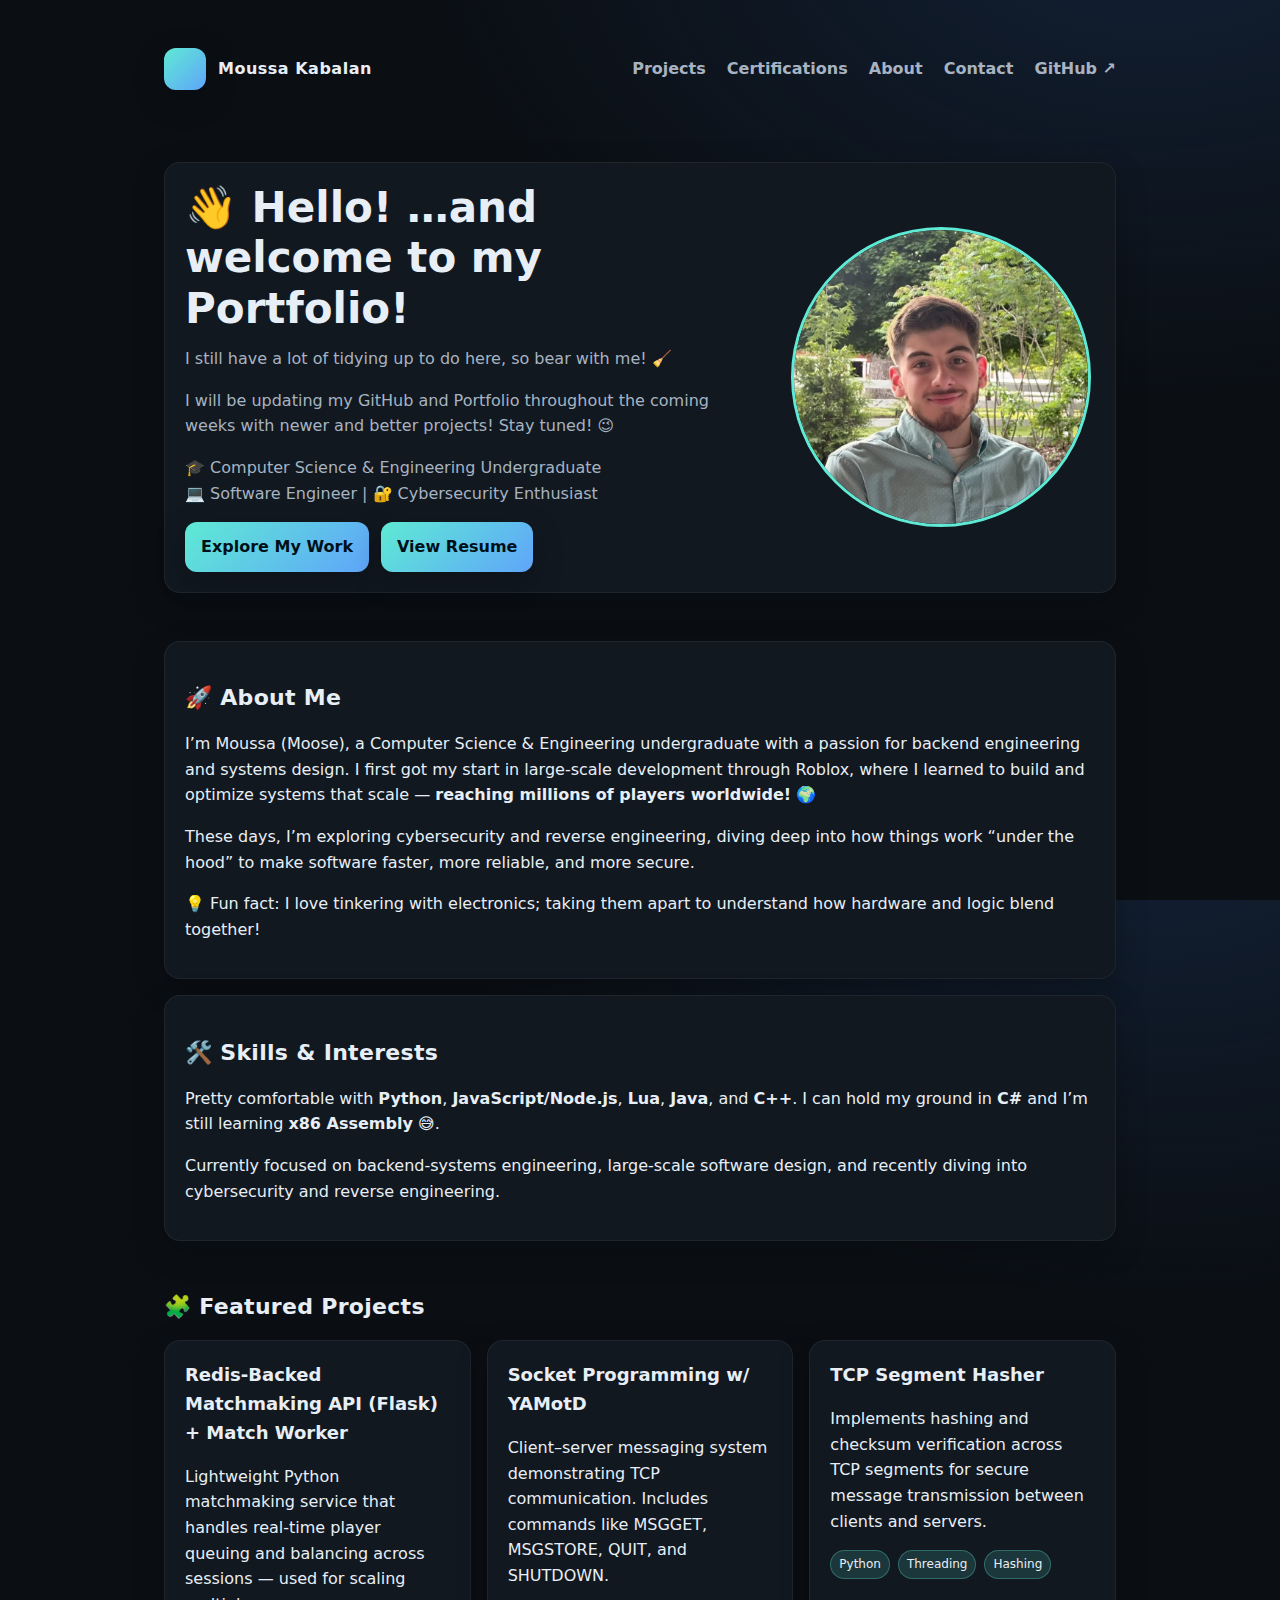
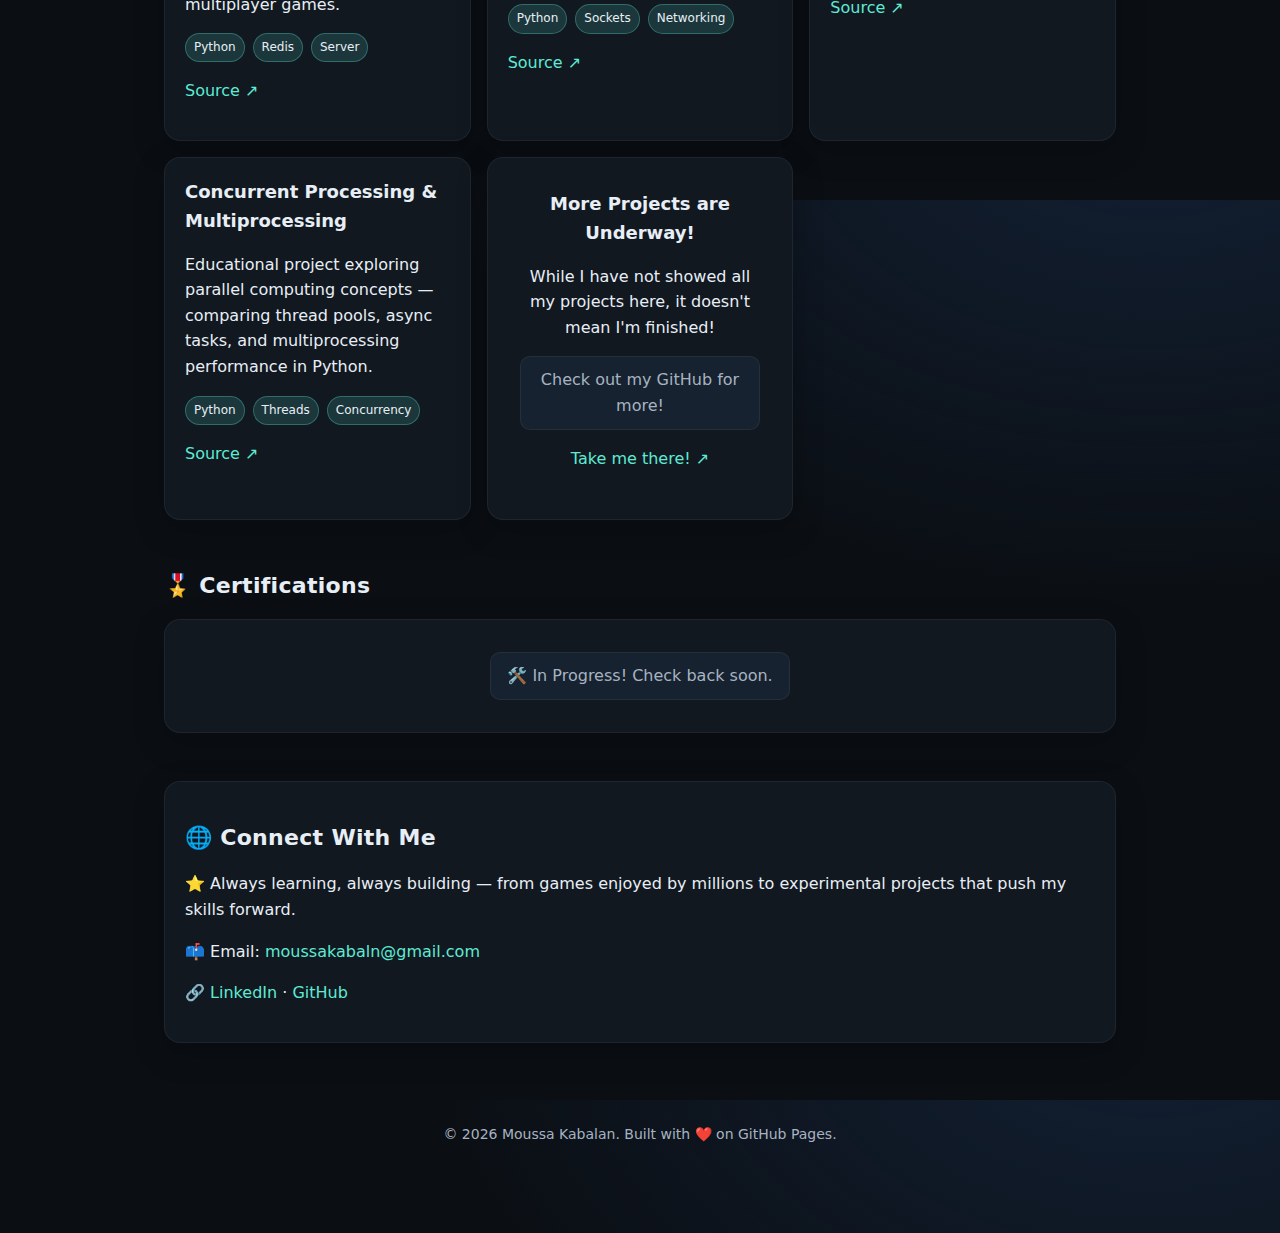
<file: index.html>
<!DOCTYPE html>
<html lang="en">
<head>
  <meta charset="utf-8" />
  <meta name="viewport" content="width=device-width, initial-scale=1" />
  <title>Moussa Kabalan — Portfolio</title>
  <meta name="description" content="Portfolio of Moussa Kabalan — Software Engineer, Backend Developer, and Cybersecurity Enthusiast." />
  <meta property="og:title" content="Moussa Kabalan — Portfolio" />
  <meta property="og:description" content="Software Engineer | Backend Systems | Cybersecurity Enthusiast" />
  <meta property="og:type" content="website" />
  <link rel="icon" href="data:image/svg+xml,<svg xmlns='http://www.w3.org/2000/svg' viewBox='0 0 100 100'><text y='0.9em' font-size='90'>💻</text></svg>">

  <style>
    :root {
      --bg: #0b0f14; --card: #111820; --text: #e8eef5; --muted: #a7b3c1;
      --acc: #5eead4; --acc-2: #60a5fa; --radius: 16px; --shadow: 0 10px 30px rgba(0,0,0,0.25);
    }
    * { box-sizing: border-box; } html, body { height: 100%; }
    body { margin: 0; font-family: system-ui,-apple-system,Segoe UI,Roboto,Inter,sans-serif;
           background: radial-gradient(1200px 800px at 90% -10%, #122034 0, transparent 60%), var(--bg);
           color: var(--text); line-height: 1.6; }
    a { color: var(--acc); text-decoration: none; } a:hover { text-decoration: underline; }
    .container { max-width: 1000px; padding: 24px; margin: 0 auto; }

    header { display: flex; align-items: center; justify-content: space-between; padding: 24px 0; }
    .brand { display: flex; align-items: center; gap: 12px; font-weight: 700; letter-spacing: .5px; }
    .logo { width: 42px; height: 42px; border-radius: 12px; background: linear-gradient(135deg,var(--acc),var(--acc-2)); box-shadow: var(--shadow); }
    nav a { margin-left: 16px; font-weight: 600; color: var(--muted); } nav a:hover { color: var(--text); }

    .hero { display: grid; grid-template-columns: 1.3fr .7fr; gap: 32px; align-items: center;
            padding: 28px; background: linear-gradient(180deg, rgba(96,165,250,.08), rgba(94,234,212,.06));
            border: 1px solid rgba(255,255,255,.06); border-radius: var(--radius); box-shadow: var(--shadow); }
    .hero-text h1 { font-size: clamp(28px,4vw,42px); line-height: 1.2; margin: 0 0 12px; }
    .hero-text p { color: var(--muted); margin: 0 0 16px; }
    .hero img { width: 300px; height: 300px; border-radius: 50%; object-fit: cover; border: 3px solid var(--acc); margin: 0 auto; display: block; }
    .cta { display: inline-flex; align-items: center; gap: 10px; padding: 12px 16px;
           background: linear-gradient(135deg,var(--acc),var(--acc-2)); color: #001018; border-radius: 12px;
           font-weight: 700; box-shadow: var(--shadow); }
    .cta-row { display:flex; gap:12px; flex-wrap:wrap; }

    section { margin: 48px 0; } h2 { margin-bottom: 16px; font-size: 22px; letter-spacing: .3px; }
    .card { background: var(--card); border: 1px solid rgba(255,255,255,.06); border-radius: var(--radius); box-shadow: var(--shadow); padding: 20px; }

    .grid { display: grid; grid-template-columns: repeat(auto-fit, minmax(280px, 1fr)); gap: 16px; }
    .project h3 { margin: 0; font-size: 18px; }
    .tagrow { display: flex; flex-wrap: wrap; gap: 8px; }
    .tag { font-size: 12px; padding: 4px 8px; border-radius: 999px; background: rgba(94,234,212,.15); border: 1px solid rgba(94,234,212,.3); }

    .cert-list { display: grid; gap: 12px; }
    .cert { display:flex; align-items:center; justify-content:space-between; gap:16px; padding:14px 16px; border-radius: 12px;
            background: rgba(96,165,250,.07); border: 1px solid rgba(255,255,255,.06); }
    .cert small { color: var(--muted); }

    footer { color: var(--muted); font-size: 14px; padding: 32px 0 64px; text-align: center; }
    @media (max-width: 800px) { .hero { grid-template-columns: 1fr; text-align:center; } .cta-row { justify-content:center; } }
  </style>
</head>

<body>
  <div class="container">
    <header>
      <div class="brand">
        <div class="logo"></div>
        <div>Moussa Kabalan</div>
      </div>
      <nav>
        <a href="#projects">Projects</a>
        <a href="#certifications">Certifications</a>
        <a href="#about">About</a>
        <a href="#contact">Contact</a>
        <a href="https://github.com/moussakabalan" target="_blank">GitHub ↗</a>
      </nav>
    </header>

     <section class="hero card">
      <div class="hero-text">
        <h1>👋 Hello! …and welcome to my Portfolio!</h1>
        <p>I still have a lot of tidying up to do here, so bear with me! 🧹 </p>
        <p>I will be updating my GitHub and Portfolio throughout the coming weeks with newer and better projects! Stay tuned! 😉 </p>
        <p>🎓 Computer Science & Engineering Undergraduate<br>💻 Software Engineer | 🔐 Cybersecurity Enthusiast</p>
        <div class="cta-row">
          <a class="cta" href="#projects">Explore My Work</a>
          <a class="cta" href="resume.html">View Resume</a>
        </div>
      </div>
      <div><img src="assets/profile.jpeg" alt="Profile Photo"></div>
    </section>

    <section id="about">
      <div class="card">
        <h2>🚀 About Me</h2>
        <p>I’m Moussa (Moose), a Computer Science & Engineering undergraduate with a passion for backend engineering and systems design. I first got my start in large-scale development through Roblox, where I learned to build and optimize systems that scale — <b>reaching millions of players worldwide!</b> 🌍</p>
        <p>These days, I’m exploring cybersecurity and reverse engineering, diving deep into how things work “under the hood” to make software faster, more reliable, and more secure.</p>
        <p>💡 Fun fact: I love tinkering with electronics; taking them apart to understand how hardware and logic blend together!</p>
      </div>

      <div class="card" style="margin-top:16px;">
        <h2>🛠️ Skills & Interests</h2>
        <p>Pretty comfortable with <b>Python</b>, <b>JavaScript/Node.js</b>, <b>Lua</b>, <b>Java</b>, and <b>C++</b>. I can hold my ground in <b>C#</b> and I’m still learning <b>x86 Assembly</b> 😅.</p>
        <p>Currently focused on backend-systems engineering, large-scale software design, and recently diving into cybersecurity and reverse engineering.</p>
      </div>
    </section>

    <section id="projects">
      <h2>🧩 Featured Projects</h2>
      <div class="grid">
        <article class="project card">
          <h3>Redis-Backed Matchmaking API (Flask) + Match Worker</h3>
          <p>Lightweight Python matchmaking service that handles real-time player queuing and balancing across sessions — used for scaling multiplayer games.</p>
          <div class="tagrow"><span class="tag">Python</span><span class="tag">Redis</span><span class="tag">Server</span></div>
          <p><a href="https://github.com/moussakabalan/matchmaking-api" target="_blank">Source ↗</a></p>
        </article>

        <article class="project card">
          <h3>Socket Programming w/ YAMotD</h3>
          <p>Client–server messaging system demonstrating TCP communication. Includes commands like MSGGET, MSGSTORE, QUIT, and SHUTDOWN.</p>
          <div class="tagrow"><span class="tag">Python</span><span class="tag">Sockets</span><span class="tag">Networking</span></div>
          <p><a href="https://github.com/moussakabalan/socket-programming-yamotd" target="_blank">Source ↗</a></p>
        </article>

        <article class="project card">
          <h3>TCP Segment Hasher</h3>
          <p>Implements hashing and checksum verification across TCP segments for secure message transmission between clients and servers.</p>
          <div class="tagrow"><span class="tag">Python</span><span class="tag">Threading</span><span class="tag">Hashing</span></div>
          <p><a href="https://github.com/moussakabalan/tcp-segment-hasher" target="_blank">Source ↗</a></p>
        </article>

        <article class="project card">
          <h3>Concurrent Processing & Multiprocessing</h3>
          <p>Educational project exploring parallel computing concepts — comparing thread pools, async tasks, and multiprocessing performance in Python.</p>
          <div class="tagrow"><span class="tag">Python</span><span class="tag">Threads</span><span class="tag">Concurrency</span></div>
          <p><a href="https://github.com/moussakabalan/concurrent-processing-multiprocessing" target="_blank">Source ↗</a></p>
        </article>

        <article class="project card" style="text-align:center; padding:32px;">
          <h3>More Projects are Underway!</h3>
          <p>While I have not showed all my projects here, it doesn't mean I'm finished!</p>
          <div style="display:inline-block; padding:10px 16px; border-radius:10px; background:rgba(96,165,250,.07); border:1px solid rgba(255,255,255,.06); color:#a7b3c1;">
          Check out my GitHub for more!
          </div>
          <p><a href="https://github.com/moussakabalan/" target="_blank">Take me there! ↗</a></p>
        </article>
      </div>
    </section>

    <section id="certifications">
      <h2>🎖️ Certifications</h2>
      <div class="cert-list">
        <div class="card" style="text-align:center; padding:32px;">
          <div style="display:inline-block; padding:10px 16px; border-radius:10px; background:rgba(96,165,250,.07); border:1px solid rgba(255,255,255,.06); color:#a7b3c1;">
            🛠️ In Progress! Check back soon.
          </div>
        </div>
        <!-- Add more as needed -->
      </div>
    </section>

    <section id="contact" class="card">
      <h2>🌐 Connect With Me</h2>
      <p>⭐️ Always learning, always building — from games enjoyed by millions to experimental projects that push my skills forward.</p>
      <p>📫 Email: <a href="mailto:moussakabaln@gmail.com">moussakabaln@gmail.com</a></p>
      <p>🔗 <a href="https://linkedin.com/in/moussakabalan" target="_blank">LinkedIn</a> · <a href="https://github.com/moussakabalan" target="_blank">GitHub</a></p>
    </section>

    <footer>
      © <span id="year"></span> Moussa Kabalan. Built with ❤️ on GitHub Pages.
    </footer>
  </div>

  <script>
    document.getElementById('year').textContent = new Date().getFullYear();
  </script>
</body>
</html>
</file>
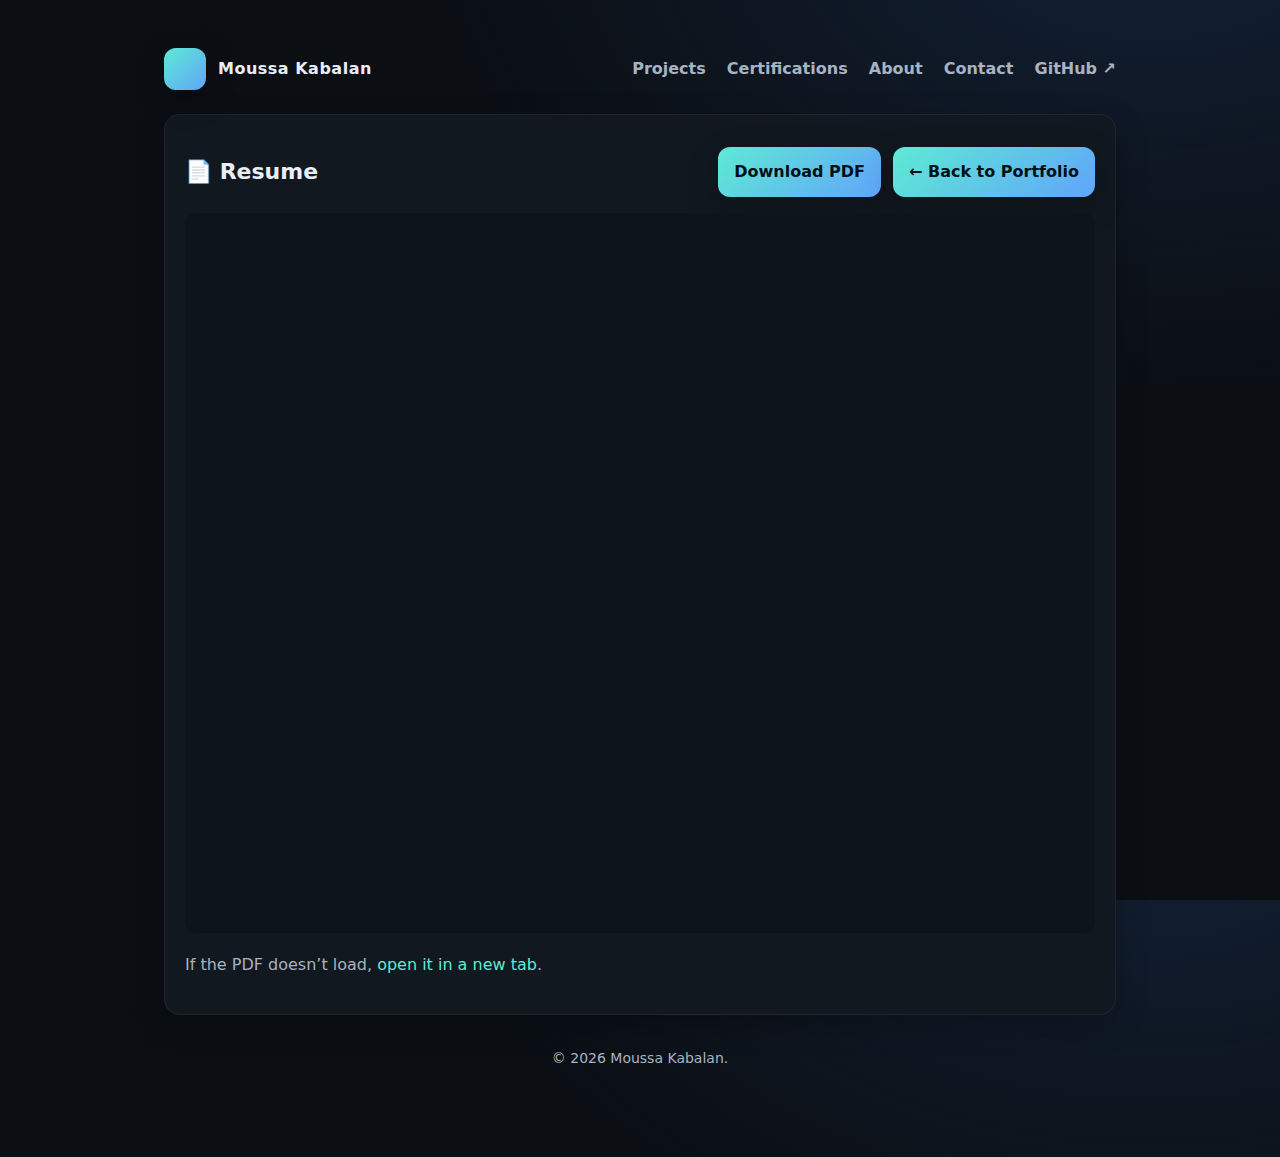
<file: resume.html>
<!DOCTYPE html>
<html lang="en">
<head>
  <meta charset="utf-8" />
  <meta name="viewport" content="width=device-width, initial-scale=1" />
  <title>Résumé — Moussa Kabalan</title>
  <meta name="description" content="Résumé of Moussa Kabalan — Software Engineer, Backend Developer, and Cybersecurity Enthusiast." />
  <meta property="og:title" content="Résumé — Moussa Kabalan" />
  <meta property="og:description" content="Software Engineer | Backend Systems | Cybersecurity Enthusiast" />
  <meta property="og:type" content="website" />
  <link rel="icon" href="data:image/svg+xml,<svg xmlns='http://www.w3.org/2000/svg' viewBox='0 0 100 100'><text y='0.9em' font-size='90'>💻</text></svg>">
  
  <style>
    :root {
      --bg:#0b0f14; --card:#111820; --text:#e8eef5; --muted:#a7b3c1;
      --acc:#5eead4; --acc-2:#60a5fa; --radius:16px; --shadow:0 10px 30px rgba(0,0,0,.25);
    }
    *{box-sizing:border-box} html,body{height:100%}
    body{margin:0;font-family:system-ui,-apple-system,Segoe UI,Roboto,Inter,sans-serif;
         background: radial-gradient(1200px 800px at 90% -10%, #122034 0, transparent 60%), var(--bg);
         color:var(--text); line-height:1.6;}
    a{color:var(--acc); text-decoration:none} a:hover{text-decoration:underline}
    .container{max-width:1000px; padding:24px; margin:0 auto}
    header{display:flex; align-items:center; justify-content:space-between; padding:24px 0}
    .brand{display:flex; align-items:center; gap:12px; font-weight:700; letter-spacing:.5px}
    .logo{width:42px;height:42px;border-radius:12px;background:linear-gradient(135deg,var(--acc),var(--acc-2));box-shadow:var(--shadow)}
    nav a{margin-left:16px; font-weight:600; color:var(--muted)} nav a:hover{color:var(--text)}
    .card{background:var(--card); border:1px solid rgba(255,255,255,.06); border-radius:var(--radius); box-shadow:var(--shadow); padding:20px}
    .cta{display:inline-flex; align-items:center; gap:10px; padding:12px 16px;
         background:linear-gradient(135deg,var(--acc),var(--acc-2)); color:#001018; border-radius:12px;
         font-weight:700; box-shadow:var(--shadow)}
    .bar{display:flex; align-items:center; justify-content:space-between; gap:12px; margin:12px 0 16px}
    .viewer{height:80vh; border:none; width:100%; border-radius:12px; background:#0e141b}
    .btnrow{display:flex; gap:12px; flex-wrap:wrap}
    @media (max-width:800px){ .viewer{height:75vh} .btnrow{justify-content:flex-start} }
  </style>
</head>

<body>
  <div class="container">
    <header>
      <div class="brand">
        <div class="logo"></div>
        <div><a href="index.html" style="text-decoration:none;color:var(--text)">Moussa Kabalan</a></div>
      </div>
      <nav>
        <a href="index.html#projects">Projects</a>
        <a href="index.html#certifications">Certifications</a>
        <a href="index.html#about">About</a>
        <a href="index.html#contact">Contact</a>
        <a href="https://github.com/moussakabalan" target="_blank" rel="noopener">GitHub ↗</a>
      </nav>
    </header>

    <section class="card">
      <div class="bar">
        <h1 style="margin:0;font-size:22px">📄 Resume</h1>
        <div class="btnrow">
          <a class="cta" href="assets/moussa_resume.pdf" download>Download PDF</a>
          <a class="cta" href="index.html">← Back to Portfolio</a>
        </div>
      </div>

      <iframe
        class="viewer"
        src="assets/moussa_resume.pdf#view=FitH"
        title="Résumé PDF Viewer"
      ></iframe>

      <p style="color:var(--muted); margin-top:12px">
        If the PDF doesn’t load, <a href="assets/moussa_resume.pdf" target="_blank" rel="noopener">open it in a new tab</a>.
      </p>
    </section>

    <footer style="color:var(--muted); font-size:14px; padding:32px 0 64px; text-align:center">
      © <span id="year"></span> Moussa Kabalan.
    </footer>
  </div>

  <script>document.getElementById('year').textContent = new Date().getFullYear();</script>
</body>
</html>
</file>
